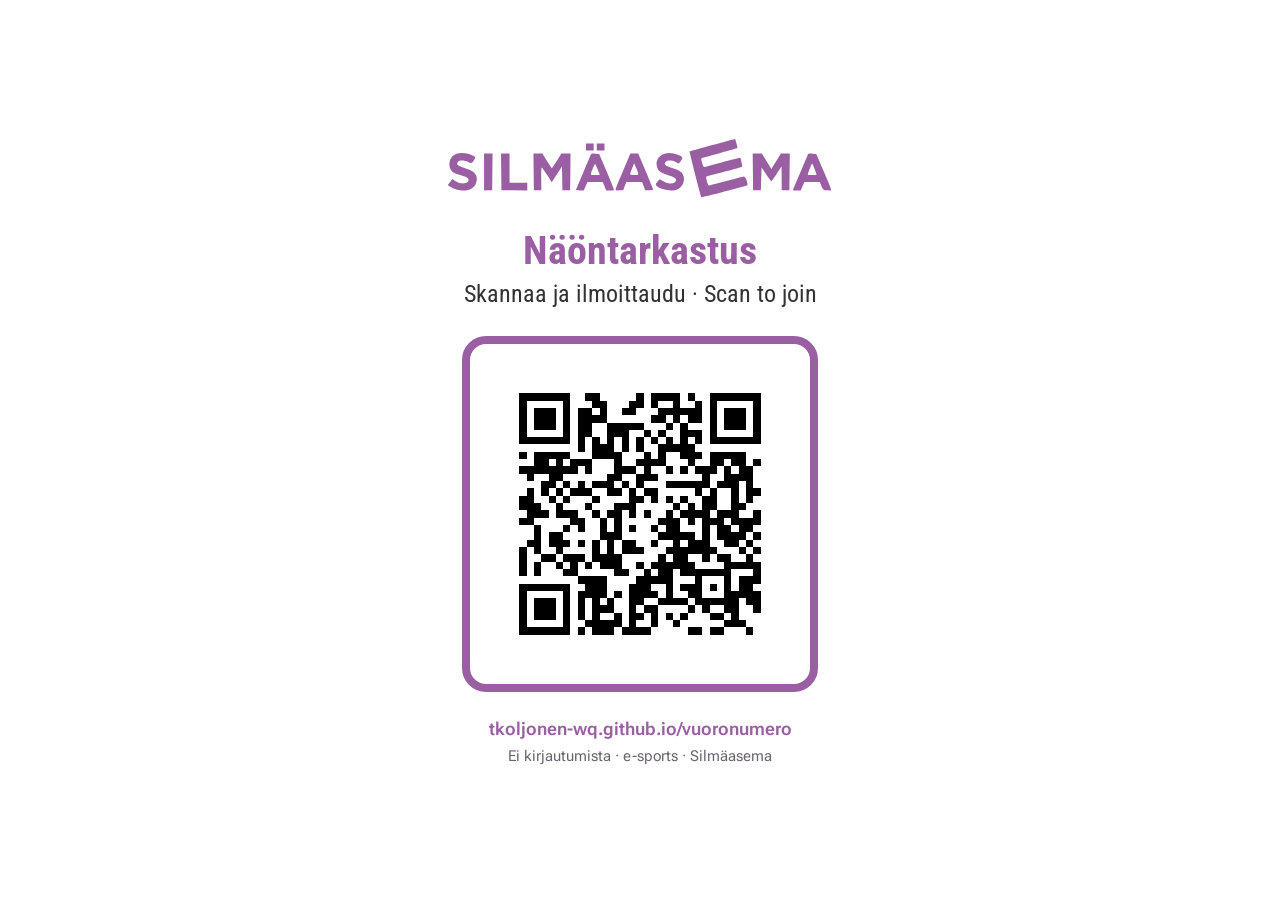
<file: qr.html>
<!DOCTYPE html>
<html lang="fi">
<head>
  <meta charset="UTF-8">
  <meta name="viewport" content="width=device-width, initial-scale=1">
  <title>QR – Näöntarkastus</title>
  <link href="https://fonts.googleapis.com/css2?family=Roboto+Condensed:wght@400;700&family=Roboto+Flex:opsz,wght@8..144,400;8..144,600&display=swap" rel="stylesheet">
  <style>
    :root { --violet:#9A5EA3; --ink:#323232; }
    * { box-sizing: border-box; }
    body { margin:0; font-family:'Roboto Flex',Arial,sans-serif; color:var(--ink);
           min-height:100vh; display:flex; align-items:center; justify-content:center; padding:24px; }
    .poster { text-align:center; max-width:520px; width:100%; }
    img.logo { height:64px; margin-bottom:24px; }
    h1 { font-family:'Roboto Condensed',sans-serif; color:var(--violet); font-size:40px; margin:0 0 6px; }
    h2 { font-family:'Roboto Condensed',sans-serif; color:var(--ink); font-weight:400; font-size:24px; margin:0 0 28px; }
    .qr { background:#fff; border:8px solid var(--violet); border-radius:24px; padding:20px; display:inline-block; }
    .qr img { width:300px; height:300px; display:block; }
    .url { margin-top:22px; font-size:18px; color:var(--violet); font-weight:600; word-break:break-all; }
    .sub { margin-top:8px; color:#6B6470; font-size:15px; }
    @media print { body { padding:0; } .noprint { display:none; } }
  </style>
</head>
<body>
  <div class="poster">
    <img class="logo" src="icons/silmaasema-logo.svg" alt="Silmäasema">
    <h1>Näöntarkastus</h1>
    <h2>Skannaa ja ilmoittaudu &middot; Scan to join</h2>
    <div class="qr"><img src="qr.svg" alt="QR-koodi"></div>
    <div class="url">tkoljonen-wq.github.io/vuoronumero</div>
    <div class="sub">Ei kirjautumista &middot; e-sports &middot; Silmäasema</div>
  </div>
</body>
</html>
</file>
